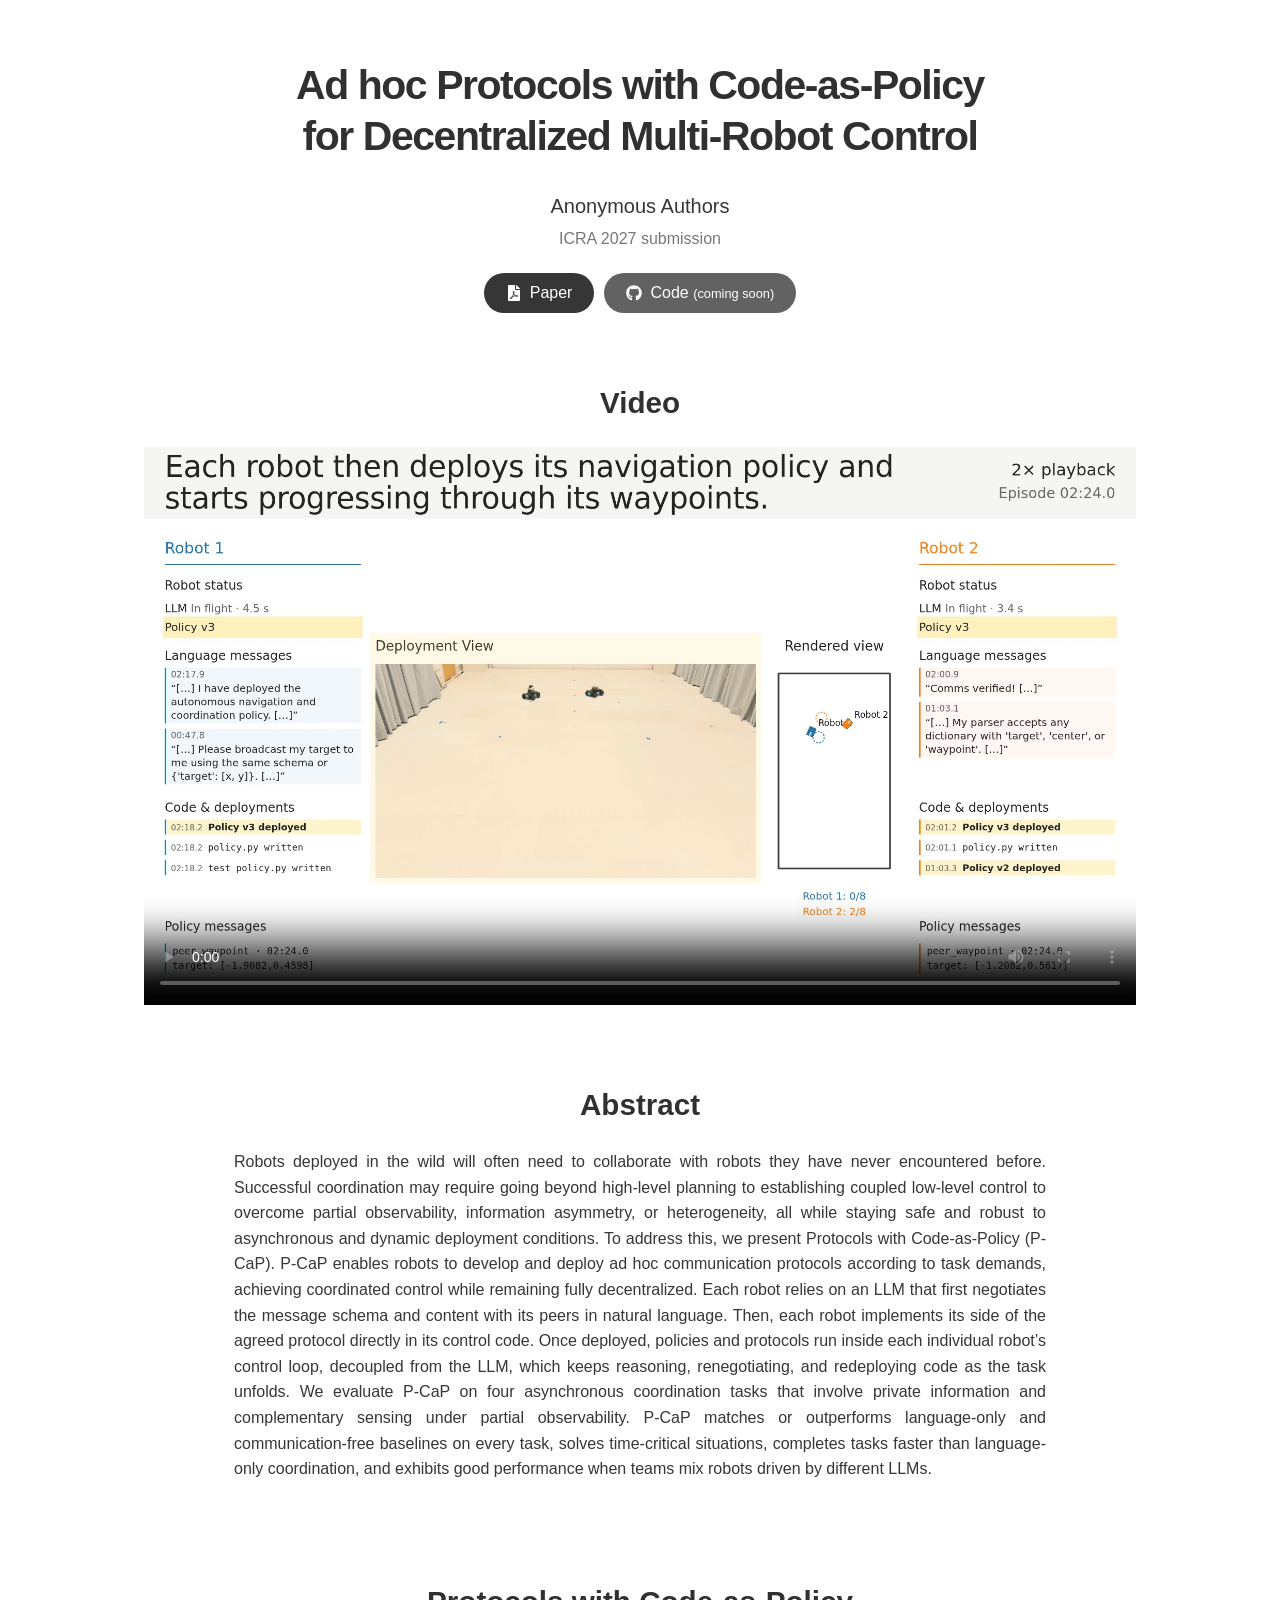
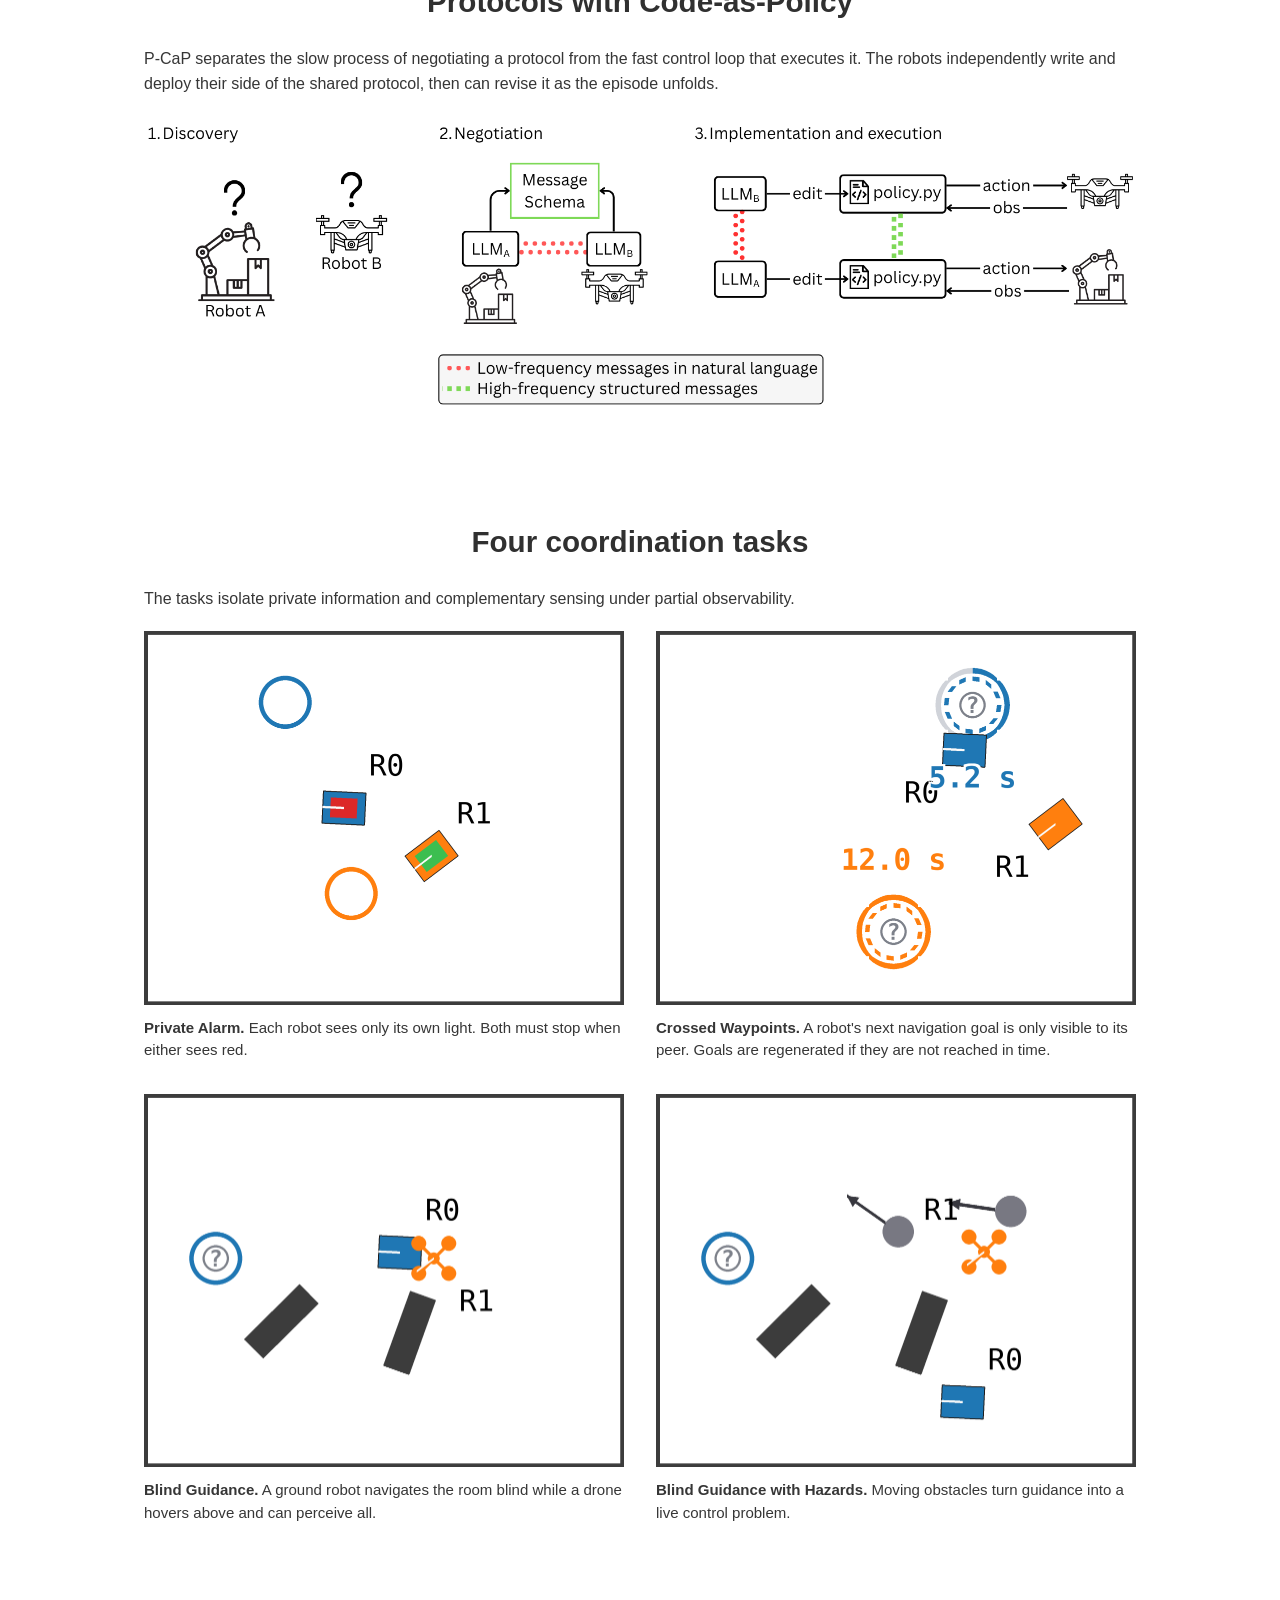
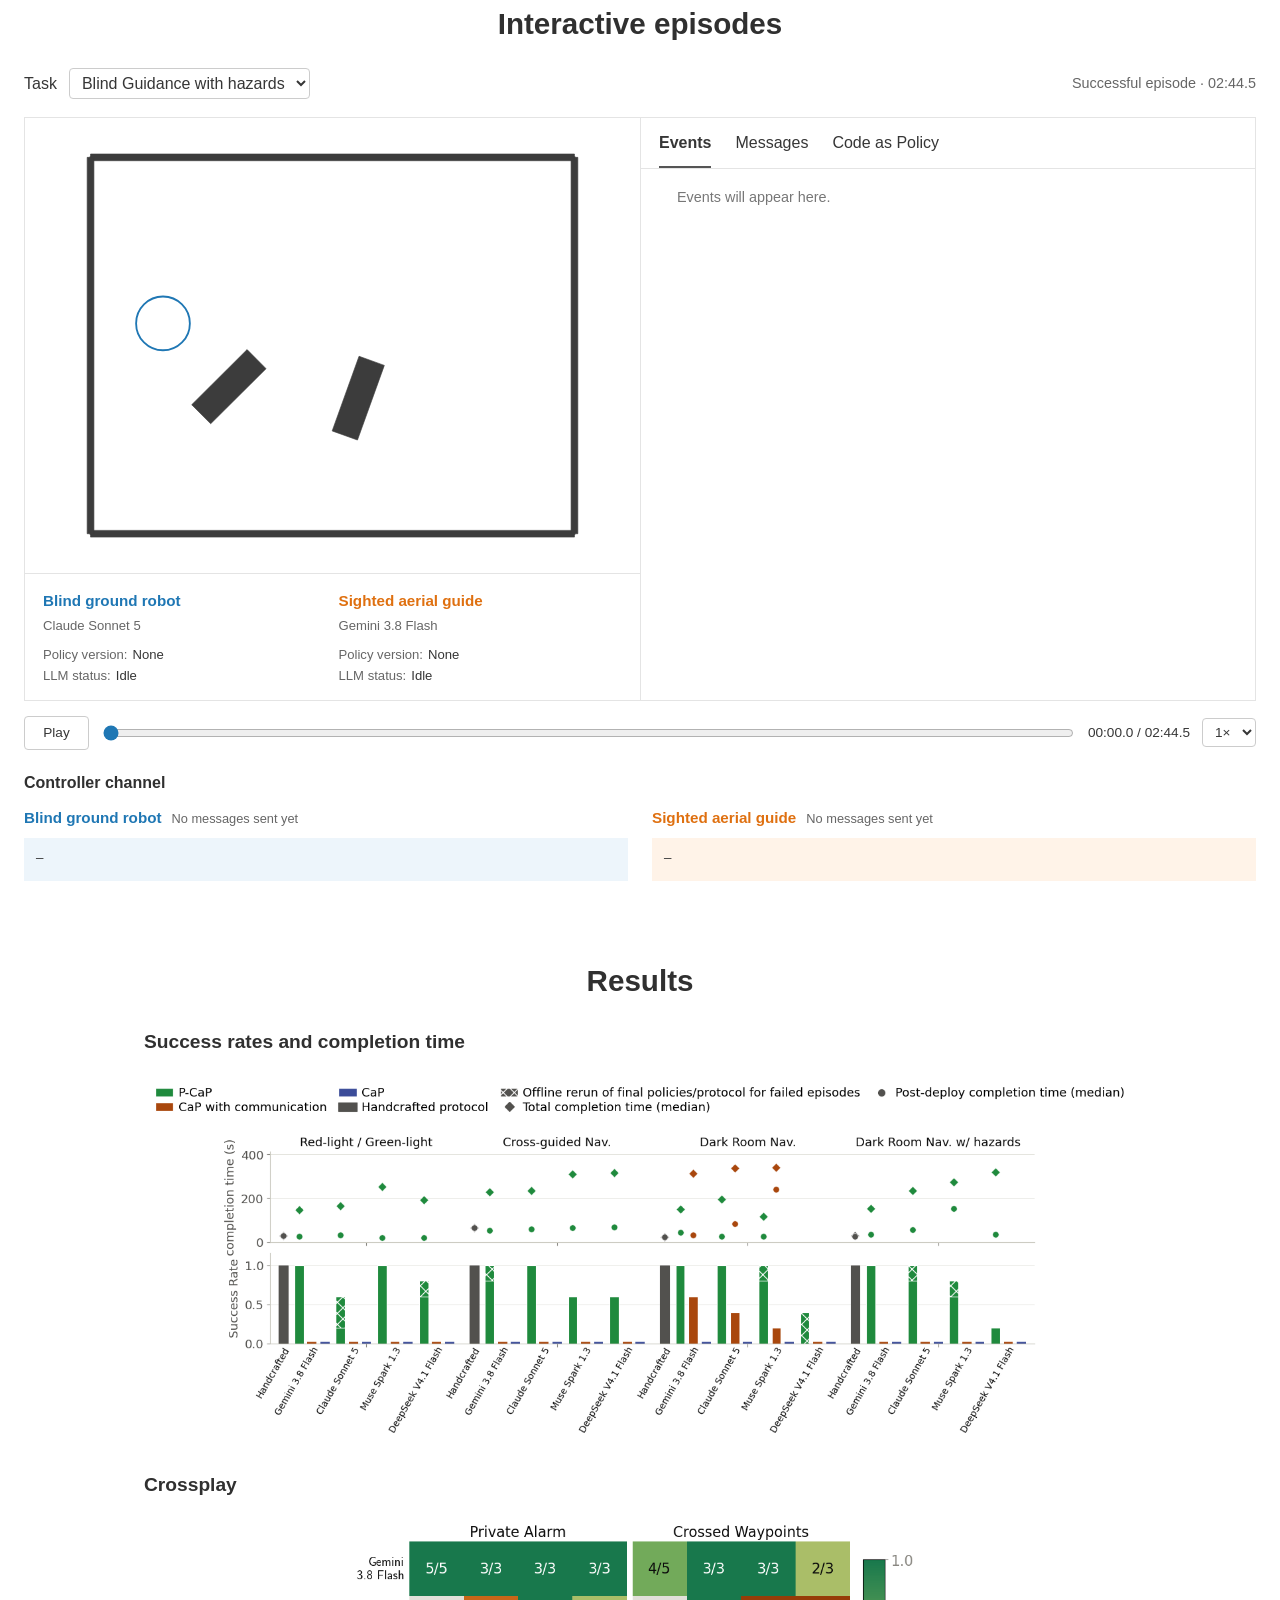
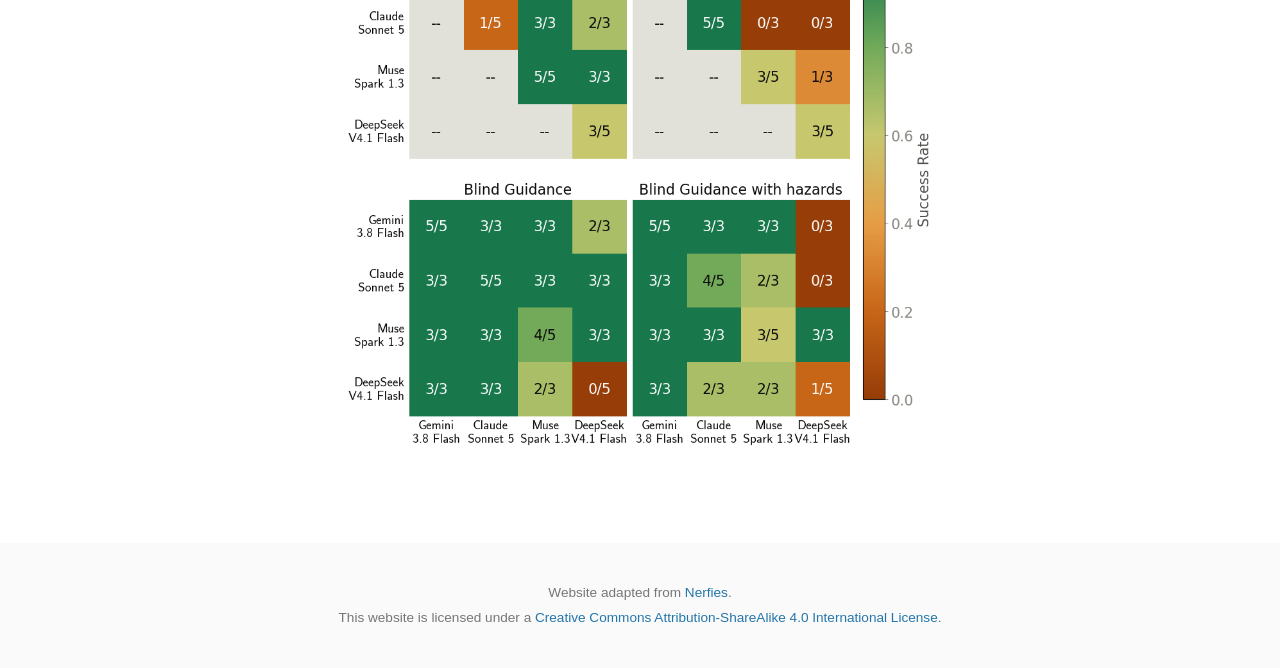
<file: index.html>
<!doctype html>
<html lang="en">
<head>
  <meta charset="utf-8">
  <meta name="viewport" content="width=device-width, initial-scale=1">
  <meta name="description" content="Protocols with Code-as-Policy for Decentralized Multi-Robot Control.">
  <title>P-CaP: Ad hoc Protocols with Code-as-Policy</title>
  <link rel="icon" href="data:,">
  <link rel="stylesheet" href="./static/site.css">
  <script type="module" src="./static/site.js"></script>
</head>
<body>
  <main>
    <header class="title-block">
      <h1>Ad hoc Protocols with Code-as-Policy<br>for Decentralized Multi-Robot Control</h1>
      <p class="authors">Anonymous Authors</p>
      <p class="venue">ICRA 2027 submission</p>
      <div class="paper-links">
        <!-- Icons: Font Awesome Free 5.15.1 by Fonticons, Inc.; CC BY 4.0 (https://fontawesome.com/license/free). -->
        <a class="paper-button" href="./paper.pdf" target="_blank" rel="noopener">
          <svg class="paper-button-icon" xmlns="http://www.w3.org/2000/svg" viewBox="0 0 384 512" aria-hidden="true" focusable="false">
            <path d="M181.9 256.1c-5-16-4.9-46.9-2-46.9 8.4 0 7.6 36.9 2 46.9zm-1.7 47.2c-7.7 20.2-17.3 43.3-28.4 62.7 18.3-7 39-17.2 62.9-21.9-12.7-9.6-24.9-23.4-34.5-40.8zM86.1 428.1c0 .8 13.2-5.4 34.9-40.2-6.7 6.3-29.1 24.5-34.9 40.2zM248 160h136v328c0 13.3-10.7 24-24 24H24c-13.3 0-24-10.7-24-24V24C0 10.7 10.7 0 24 0h200v136c0 13.2 10.8 24 24 24zm-8 171.8c-20-12.2-33.3-29-42.7-53.8 4.5-18.5 11.6-46.6 6.2-64.2-4.7-29.4-42.4-26.5-47.8-6.8-5 18.3-.4 44.1 8.1 77-11.6 27.6-28.7 64.6-40.8 85.8-.1 0-.1.1-.2.1-27.1 13.9-73.6 44.5-54.5 68 5.6 6.9 16 10 21.5 10 17.9 0 35.7-18 61.1-61.8 25.8-8.5 54.1-19.1 79-23.2 21.7 11.8 47.1 19.5 64 19.5 29.2 0 31.2-32 19.7-43.4-13.9-13.6-54.3-9.7-73.6-7.2zM377 105L279 7c-4.5-4.5-10.6-7-17-7h-6v128h128v-6.1c0-6.3-2.5-12.4-7-16.9zm-74.1 255.3c4.1-2.7-2.5-11.9-42.8-9 37.1 15.8 42.8 9 42.8 9z"></path>
          </svg>
          <span>Paper</span>
        </a>
        <span class="paper-button is-disabled" aria-disabled="true">
          <svg class="paper-button-icon" xmlns="http://www.w3.org/2000/svg" viewBox="0 0 496 512" aria-hidden="true" focusable="false">
            <path d="M165.9 397.4c0 2-2.3 3.6-5.2 3.6-3.3.3-5.6-1.3-5.6-3.6 0-2 2.3-3.6 5.2-3.6 3-.3 5.6 1.3 5.6 3.6zm-31.1-4.5c-.7 2 1.3 4.3 4.3 4.9 2.6 1 5.6 0 6.2-2s-1.3-4.3-4.3-5.2c-2.6-.7-5.5.3-6.2 2.3zm44.2-1.7c-2.9.7-4.9 2.6-4.6 4.9.3 2 2.9 3.3 5.9 2.6 2.9-.7 4.9-2.6 4.6-4.6-.3-1.9-3-3.2-5.9-2.9zM244.8 8C106.1 8 0 113.3 0 252c0 110.9 69.8 205.8 169.5 239.2 12.8 2.3 17.3-5.6 17.3-12.1 0-6.2-.3-40.4-.3-61.4 0 0-70 15-84.7-29.8 0 0-11.4-29.1-27.8-36.6 0 0-22.9-15.7 1.6-15.4 0 0 24.9 2 38.6 25.8 21.9 38.6 58.6 27.5 72.9 20.9 2.3-16 8.8-27.1 16-33.7-55.9-6.2-112.3-14.3-112.3-110.5 0-27.5 7.6-41.3 23.6-58.9-2.6-6.5-11.1-33.3 2.6-67.9 20.9-6.5 69 27 69 27 20-5.6 41.5-8.5 62.8-8.5s42.8 2.9 62.8 8.5c0 0 48.1-33.6 69-27 13.7 34.7 5.2 61.4 2.6 67.9 16 17.7 25.8 31.5 25.8 58.9 0 96.5-58.9 104.2-114.8 110.5 9.2 7.9 17 22.9 17 46.4 0 33.7-.3 75.4-.3 83.6 0 6.5 4.6 14.4 17.3 12.1C428.2 457.8 496 362.9 496 252 496 113.3 383.5 8 244.8 8zM97.2 352.9c-1.3 1-1 3.3.7 5.2 1.6 1.6 3.9 2.3 5.2 1 1.3-1 1-3.3-.7-5.2-1.6-1.6-3.9-2.3-5.2-1zm-10.8-8.1c-.7 1.3.3 2.9 2.3 3.9 1.6 1 3.6.7 4.3-.7.7-1.3-.3-2.9-2.3-3.9-2-.6-3.6-.3-4.3.7zm32.4 35.6c-1.6 1.3-1 4.3 1.3 6.2 2.3 2.3 5.2 2.6 6.5 1 1.3-1.3.7-4.3-1.3-6.2-2.2-2.3-5.2-2.6-6.5-1zm-11.4-14.7c-1.6 1-1.6 3.6 0 5.9 1.6 2.3 4.3 3.3 5.6 2.3 1.6-1.3 1.6-3.9 0-6.2-1.4-2.3-4-3.3-5.6-2z"></path>
          </svg>
          <span>Code <small>(coming soon)</small></span>
        </span>
      </div>
    </header>

    <section id="film" class="content-section">
      <h2>Video</h2>
      <div class="film-frame">
        <video id="film-video" controls preload="metadata" playsinline poster="./static/images/film-poster.jpg">
          <source src="./static/videos/film.mp4" type="video/mp4">
          Your browser cannot play this video.
        </video>
        <p id="film-unavailable" hidden>The video is unavailable. The recorded episodes are available below.</p>
      </div>
    </section>

    <section class="content-section abstract" aria-labelledby="abstract-title">
      <h2 id="abstract-title">Abstract</h2>
      <p>Robots deployed in the wild will often need to collaborate with robots they have never encountered before. Successful coordination may require going beyond high-level planning to establishing coupled low-level control to overcome partial observability, information asymmetry, or heterogeneity, all while staying safe and robust to asynchronous and dynamic deployment conditions. To address this, we present Protocols with Code-as-Policy (P-CaP). P-CaP enables robots to develop and deploy ad hoc communication protocols according to task demands, achieving coordinated control while remaining fully decentralized. Each robot relies on an LLM that first negotiates the message schema and content with its peers in natural language. Then, each robot implements its side of the agreed protocol directly in its control code. Once deployed, policies and protocols run inside each individual robot’s control loop, decoupled from the LLM, which keeps reasoning, renegotiating, and redeploying code as the task unfolds. We evaluate P-CaP on four asynchronous coordination tasks that involve private information and complementary sensing under partial observability. P-CaP matches or outperforms language-only and communication-free baselines on every task, solves time-critical situations, completes tasks faster than language-only coordination, and exhibits good performance when teams mix robots driven by different LLMs.</p>
    </section>

    <section id="method" class="content-section">
      <h2>Protocols with Code-as-Policy</h2>
      <p>P-CaP separates the slow process of negotiating a protocol from the fast control loop that executes it. The robots independently write and deploy their side of the shared protocol, then can revise it as the episode unfolds.</p>
      <figure class="paper-figure">
        <img src="./static/images/paper/protocol.png" alt="The three phases of ad hoc multi-robot coordination with P-CaP">
      </figure>
    </section>

    <section id="tasks" class="content-section">
      <h2>Four coordination tasks</h2>
      <p>The tasks isolate private information and complementary sensing under partial observability.</p>
      <div class="task-grid">
        <figure>
          <img src="./static/images/paper/danger_stop.png" alt="Private Alarm environment">
          <figcaption><strong>Private Alarm.</strong> Each robot sees only its own light. Both must stop when either sees red.</figcaption>
        </figure>
        <figure>
          <img src="./static/images/paper/crossed_waypoints_expiry.png" alt="Crossed Waypoints environment">
          <figcaption><strong>Crossed Waypoints.</strong> A robot's next navigation goal is only visible to its peer. Goals are regenerated if they are not reached in time.</figcaption>
        </figure>
        <figure>
          <img src="./static/images/paper/dark_room.png" alt="Blind Guidance environment">
          <figcaption><strong>Blind Guidance.</strong> A ground robot navigates the room blind while a drone hovers above and can perceive all.</figcaption>
        </figure>
        <figure>
          <img src="./static/images/paper/dark_room_hazards.png" alt="Blind Guidance with Hazards environment">
          <figcaption><strong>Blind Guidance with Hazards.</strong> Moving obstacles turn guidance into a live control problem.</figcaption>
        </figure>
      </div>
    </section>

    <section id="explore" class="content-section explorer-section">
      <h2>Interactive episodes</h2>
      <div class="episode-heading">
        <label for="episode-select">Task
          <select id="episode-select" disabled><option>Loading episodes…</option></select>
        </label>
        <span id="episode-outcome" aria-live="polite"></span>
      </div>
      <div id="replay-app" class="replay-app" aria-busy="true">
        <div class="replay-main">
          <div class="scene-column">
            <div class="scene-stage">
              <svg id="scene-svg" role="img" aria-label="Recorded episode scene" viewBox="0 0 1000 740"></svg>
              <p id="scene-loading" class="scene-loading">Loading episode trace…</p>
            </div>
            <div id="agent-status" class="agent-status"></div>
          </div>
          <aside class="evidence-column">
            <div class="evidence-tabs" role="tablist" aria-label="Episode evidence">
              <button id="timeline-tab" class="evidence-tab is-active" role="tab" aria-selected="true" aria-controls="timeline-panel" data-panel="timeline">Events</button>
              <button id="messages-tab" class="evidence-tab" role="tab" aria-selected="false" aria-controls="messages-panel" data-panel="messages" tabindex="-1">Messages</button>
              <button id="code-tab" class="evidence-tab" role="tab" aria-selected="false" aria-controls="code-panel" data-panel="code" tabindex="-1">Code as Policy</button>
            </div>
            <div id="timeline-panel" class="evidence-panel" role="tabpanel" aria-labelledby="timeline-tab">
              <div id="event-list" class="event-list"></div>
            </div>
            <div id="messages-panel" class="evidence-panel" role="tabpanel" aria-labelledby="messages-tab" hidden>
              <div id="message-list" class="message-list"></div>
            </div>
            <div id="code-panel" class="evidence-panel" role="tabpanel" aria-labelledby="code-tab" hidden>
              <div class="code-controls">
                <select id="code-agent-select" aria-label="Code owner"></select>
                <select id="code-version-select" aria-label="Policy version"></select>
                <button id="source-toggle" type="button" disabled>Changes</button>
              </div>
              <p id="source-label" class="source-label"></p>
              <pre id="source-code" class="source-code" tabindex="0">No policy deployed yet.</pre>
            </div>
          </aside>
        </div>
        <div class="transport">
          <button id="play-toggle" type="button" aria-label="Play episode" disabled>Play</button>
          <label class="sr-only" for="time-slider">Episode time</label>
          <input id="time-slider" type="range" min="0" max="1" step="0.01" value="0" disabled>
          <span class="clock"><span id="clock-label">00:00.0</span> / <span id="duration-label">—</span></span>
          <select id="speed-select" aria-label="Playback speed">
            <option value="1">1×</option>
            <option value="2">2×</option>
            <option value="4">4×</option>
            <option value="8">8×</option>
          </select>
        </div>
        <h3 class="controller-heading">Controller channel</h3>
        <div id="packet-feed" class="packet-feed" aria-live="off"></div>
      </div>
    </section>

    <section id="results" class="content-section">
      <h2>Results</h2>
      <h3>Success rates and completion time</h3>
      <figure class="paper-figure">
        <a href="./static/images/paper/results.png" target="_blank" rel="noopener" aria-label="Open success rates and completion time figure at full resolution">
          <img src="./static/images/paper/results.png" alt="Paper results comparing protocol code policies with baselines">
        </a>
      </figure>
      <h3>Crossplay</h3>
      <figure class="paper-figure crossplay-figure">
        <a href="./static/images/paper/crossplay.png" target="_blank" rel="noopener" aria-label="Open crossplay figure at full resolution">
          <img src="./static/images/paper/crossplay.png" alt="Paper cross-play results across different language models">
        </a>
      </figure>
    </section>

  </main>
  <footer>
    <p>Website adapted from <a href="https://nerfies.github.io/">Nerfies</a>.</p>
    <p>This website is licensed under a <a href="https://creativecommons.org/licenses/by-sa/4.0/">Creative Commons Attribution-ShareAlike 4.0 International License</a>.</p>
  </footer>
</body>
</html>
</file>
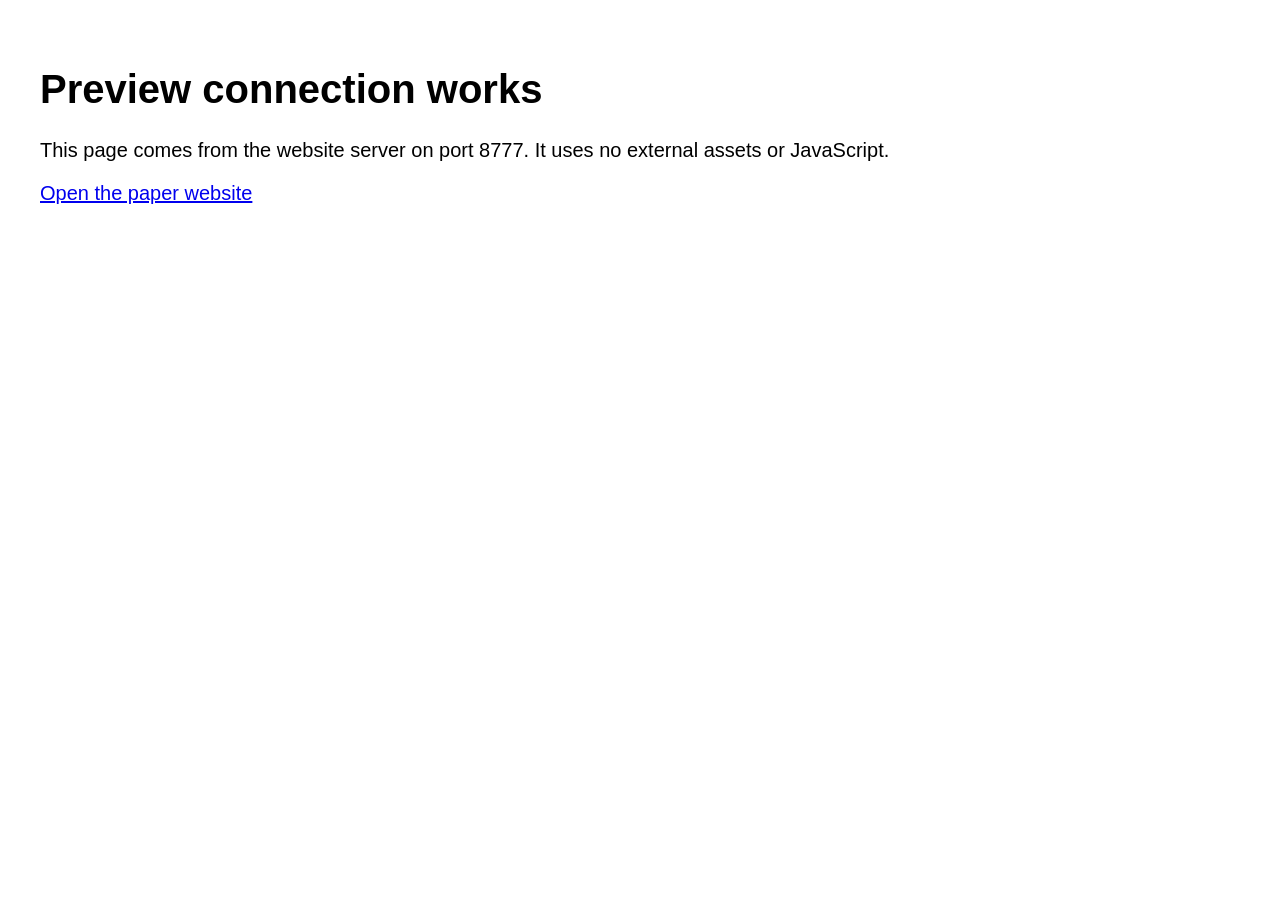
<file: preview-check.html>
<!doctype html>
<html lang="en">
<head><meta charset="utf-8"><meta name="viewport" content="width=device-width, initial-scale=1"><title>Website preview check</title></head>
<body style="background:white;color:black;font:20px Arial,sans-serif;padding:32px">
<h1>Preview connection works</h1>
<p>This page comes from the website server on port 8777. It uses no external assets or JavaScript.</p>
<p><a href="./index.html?preview-check=1">Open the paper website</a></p>
</body></html>
</file>
<file: static/site.css>
:root {
  color: #363636;
  background: #fff;
  font-family: Arial, Helvetica, sans-serif;
  font-size: 16px;
  line-height: 1.6;
  --blue: #1f77b4;
  --orange: #df7010;
  --border: #e4e4e4;
}

* { box-sizing: border-box; }
body { margin: 0; }
[hidden] { display: none !important; }
a { color: #2476aa; text-decoration: none; }
a:hover { text-decoration: underline; }
button, select, input { font: inherit; }
button, select { color: inherit; background: white; border: 1px solid #ccc; border-radius: 4px; }
button { cursor: pointer; padding: 5px 12px; }
select { padding: 5px 8px; max-width: 100%; }
button:disabled { cursor: default; opacity: .5; }
:focus-visible { outline: 2px solid var(--blue); outline-offset: 3px; }
figure { margin: 0; }
img { display: block; max-width: 100%; height: auto; }
h1, h2, h3 { line-height: 1.25; color: #303030; }
h1 { font-size: clamp(1.9rem, 3.2vw, 2.7rem); letter-spacing: -.035em; font-weight: 600; }
h2 { font-size: 1.85rem; font-weight: 600; text-align: center; margin: 0 0 25px; }
h3 { font-size: 1.2rem; font-weight: 600; margin: 30px 0 18px; }
p { margin: 0 0 20px; }
.title-block { max-width: 1120px; margin: 60px auto 42px; padding: 0 24px; text-align: center; }
.authors { font-size: 1.25rem; margin-bottom: 4px; }
.venue { color: #777; margin-bottom: 22px; }
.paper-links { display: flex; gap: 10px; justify-content: center; }
.paper-button { display: inline-flex; align-items: center; gap: 8px; background: #363636; color: white; border-radius: 24px; padding: 7px 22px; }
.paper-button-icon { width: 1em; height: 1em; flex: none; fill: currentColor; }
.paper-button small { font-size: .8em; }
.paper-button.is-disabled { background: #626262; }
.content-section { max-width: 1040px; padding: 30px 24px; margin: 0 auto 22px; }
.abstract { max-width: 860px; }
.abstract p { text-align: justify; }
.film-frame video { display: block; width: 100%; background: #fafafa; }
.paper-figure { margin: 22px 0 32px; }
.paper-figure img { width: 100%; }
.crossplay-figure { width: 60%; margin-left: auto; margin-right: auto; }
@media (max-width: 600px) { .crossplay-figure { width: 100%; } }
.task-grid { display: grid; grid-template-columns: repeat(2, minmax(0, 1fr)); gap: 32px; }
.task-grid img { width: 100%; }
.task-grid figcaption { font-size: .94rem; line-height: 1.5; margin-top: 12px; }
.explorer-section { max-width: 1280px; }
.episode-heading { display: flex; align-items: center; justify-content: space-between; gap: 16px; margin: 0 0 18px; }
.episode-heading label { display: flex; align-items: center; gap: 12px; min-width: 0; }
#episode-outcome { color: #666; font-size: .9rem; white-space: nowrap; }
.replay-main { display: grid; grid-template-columns: minmax(0, 1fr) minmax(0, 1fr); border: 1px solid var(--border); }
.scene-column { min-width: 0; }
.scene-stage { position: relative; }
#scene-svg { display: block; width: 100%; height: auto; }
.scene-loading { position: absolute; inset: 35% 12px auto; text-align: center; background: white; padding: 12px; }
.agent-status { display: grid; grid-template-columns: repeat(2, minmax(0, 1fr)); gap: 12px; padding: 14px 18px; border-top: 1px solid var(--border); }
.agent-status strong, .packet-feed strong { font-size: .95rem; }
.agent-status .model { display: block; font-size: .82rem; color: #666; margin: 1px 0 8px; }
.agent-status dl { font-size: .82rem; margin: 0; }
.agent-status dl div { display: flex; flex-wrap: wrap; gap: 5px; }
.agent-status dt { color: #666; }
.agent-status dd { margin: 0; }
[data-agent="agent_0"] > strong { color: var(--blue); }
[data-agent="agent_1"] > strong { color: var(--orange); }
[data-agent="agent_0"] { --message-background: #edf5fb; --message-active: #deedf7; }
[data-agent="agent_1"] { --message-background: #fff3e8; --message-active: #ffe7d1; }
.evidence-column { display: flex; flex-direction: column; min-width: 0; border-left: 1px solid var(--border); position: relative; }
.evidence-tabs { display: flex; gap: 24px; padding: 0 18px; border-bottom: 1px solid var(--border); flex: 0 0 auto; }
.evidence-tab { border: 0; border-radius: 0; padding: 12px 0 10px; border-bottom: 2px solid transparent; }
.evidence-tab.is-active { border-bottom-color: #555; font-weight: 600; }
.evidence-panel { position: absolute; inset: 50px 0 0; min-height: 0; display: flex; flex-direction: column; }
.event-list, .message-list { overflow-y: auto; padding: 0 18px; overscroll-behavior: contain; }
.event-row, .message-row { display: block; width: 100%; text-align: left; border: 0; border-bottom: 1px solid var(--border); border-radius: 0; padding: 13px 10px; font-size: .86rem; line-height: 1.5; overflow-wrap: anywhere; }
.event-row.is-current, .message-row.is-current { background: #f2f6f8; }
.message-row, .event-row[data-kind="message_sent"] { background: var(--message-background, #fafafa); }
.message-row.is-current, .event-row[data-kind="message_sent"].is-current { background: var(--message-active, #f2f6f8); }
.row-heading { display: flex; align-items: baseline; justify-content: space-between; gap: 14px; }
.row-heading time { color: #777; white-space: nowrap; font-size: .8rem; }
.event-row p, .message-row p { margin: 5px 0 0; white-space: pre-wrap; }
.row-agent { color: #777; font-size: .8rem; }
.panel-empty { padding: 18px; font-size: .9rem; color: #777; }
.code-controls { display: flex; flex-wrap: wrap; gap: 8px; padding: 14px 16px 0; font-size: .8rem; }
.source-label { margin: 8px 16px; font: .75rem monospace; color: #666; overflow-wrap: anywhere; }
.source-code { flex: 1; min-height: 0; margin: 0; padding: 12px 16px; overflow: auto; font: .76rem/1.55 monospace; tab-size: 4; background: #fafafa; }
.transport { display: flex; align-items: center; gap: 12px; padding: 15px 0; font-size: .85rem; }
#play-toggle { min-width: 65px; }
#time-slider { flex: 1; width: 0; min-width: 40px; accent-color: var(--blue); }
.clock { font-variant-numeric: tabular-nums; white-space: nowrap; }
.controller-heading { margin: 8px 0 12px; font-size: 1rem; }
.packet-feed { display: grid; grid-template-columns: repeat(2, minmax(0, 1fr)); gap: 24px; }
.packet-feed section { min-width: 0; }
.packet-meta { font-size: .8rem; color: #666; margin-left: 10px; }
.packet-feed pre { margin: 8px 0 0; padding: 12px; background: var(--message-background, #f7f7f7); max-height: 210px; overflow: auto; white-space: pre-wrap; overflow-wrap: anywhere; font: .77rem/1.5 monospace; }
footer { text-align: center; font-size: .85rem; color: #777; background: #fafafa; padding: 35px 24px; margin-top: 30px; }
footer p { margin: 4px 0; }
.sr-only { position: absolute; width: 1px; height: 1px; padding: 0; margin: -1px; overflow: hidden; clip: rect(0,0,0,0); white-space: nowrap; border: 0; }

@media (max-width: 740px) {
  .title-block { margin-top: 36px; }
  .content-section { padding: 24px 18px; }
  .abstract p { text-align: left; }
  .task-grid { gap: 24px 18px; }
  .replay-main { grid-template-columns: minmax(0, 1fr); }
  .evidence-column { border-left: 0; border-top: 1px solid var(--border); height: 390px; }
  .episode-heading { align-items: flex-start; flex-direction: column; gap: 8px; }
  .transport { gap: 8px; flex-wrap: wrap; }
  .clock { font-size: .75rem; }
  .packet-feed { gap: 18px; grid-template-columns: minmax(0, 1fr); }
  .packet-feed pre { max-height: 180px; }
}

@media (max-width: 440px) {
  .task-grid { grid-template-columns: minmax(0, 1fr); }
  .clock { order: 4; width: 100%; text-align: center; }
}
</file>
